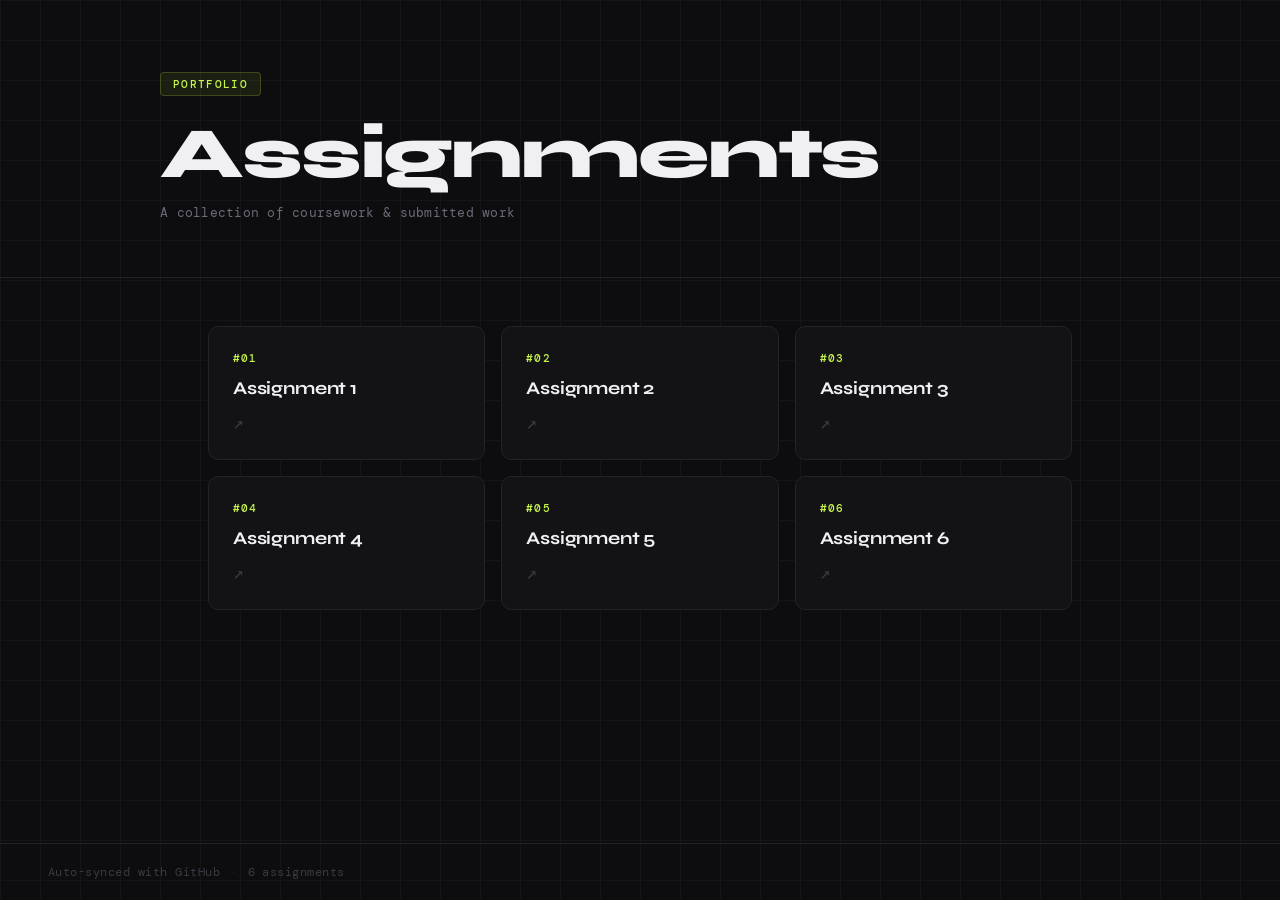
<file: index.html>
<!-- SYNC-BOT -->
<!DOCTYPE html>
<html lang="en">
<head>
  <meta charset="UTF-8"/>
  <meta name="viewport" content="width=device-width, initial-scale=1.0"/>
  <title>Assignments</title>
  <link rel="stylesheet" href="style.css"/>
  <link href="https://fonts.googleapis.com/css2?family=DM+Mono:wght@400;500&family=Syne:wght@700;800&display=swap" rel="stylesheet"/>
</head>
<body>
  <div class="bg-grid"></div>
  <header>
    <div class="header-inner">
      <div class="badge">Portfolio</div>
      <h1>Assignments</h1>
      <p class="subtitle">A collection of coursework &amp; submitted work</p>
    </div>
  </header>
  <main>
    <div class="grid" id="assignments">
      <a href="./assignment-1/" class="card">
        <span class="num">#01</span>
        <span class="title">Assignment 1</span>
        <span class="arrow">&#8599;</span>
      </a>
      <a href="./assignment-2/" class="card">
        <span class="num">#02</span>
        <span class="title">Assignment 2</span>
        <span class="arrow">&#8599;</span>
      </a>
      <a href="./assignment-3/" class="card">
        <span class="num">#03</span>
        <span class="title">Assignment 3</span>
        <span class="arrow">&#8599;</span>
      </a>
      <a href="./assignment-4/" class="card">
        <span class="num">#04</span>
        <span class="title">Assignment 4</span>
        <span class="arrow">&#8599;</span>
      </a>
      <a href="./assignment-5/" class="card">
        <span class="num">#05</span>
        <span class="title">Assignment 5</span>
        <span class="arrow">&#8599;</span>
      </a>
      <a href="./assignment-6/" class="card">
        <span class="num">#06</span>
        <span class="title">Assignment 6</span>
        <span class="arrow">&#8599;</span>
      </a>
    </div>
    <div class="empty-state" id="empty-state">
      <span class="empty-icon">&#128193;</span>
      <p>No assignments yet. Add a folder like <code>assignment-1/</code> and push.</p>
    </div>
  </main>
  <footer>
    <span>Auto-synced with GitHub</span>
    <span class="dot">&middot;</span>
    <span id="count">0 assignments</span>
  </footer>
  <script>
    var cards = document.querySelectorAll('.card');
    document.getElementById('count').textContent = cards.length + ' assignment' + (cards.length !== 1 ? 's' : '');
    if (cards.length === 0) {
      document.getElementById('assignments').style.display = 'none';
      document.getElementById('empty-state').style.display = 'flex';
    } else {
      document.getElementById('empty-state').style.display = 'none';
    }
    cards.forEach(function(c, i) { c.style.animationDelay = (i * 80) + 'ms'; });
  </script>
</body>
</html>
</file>
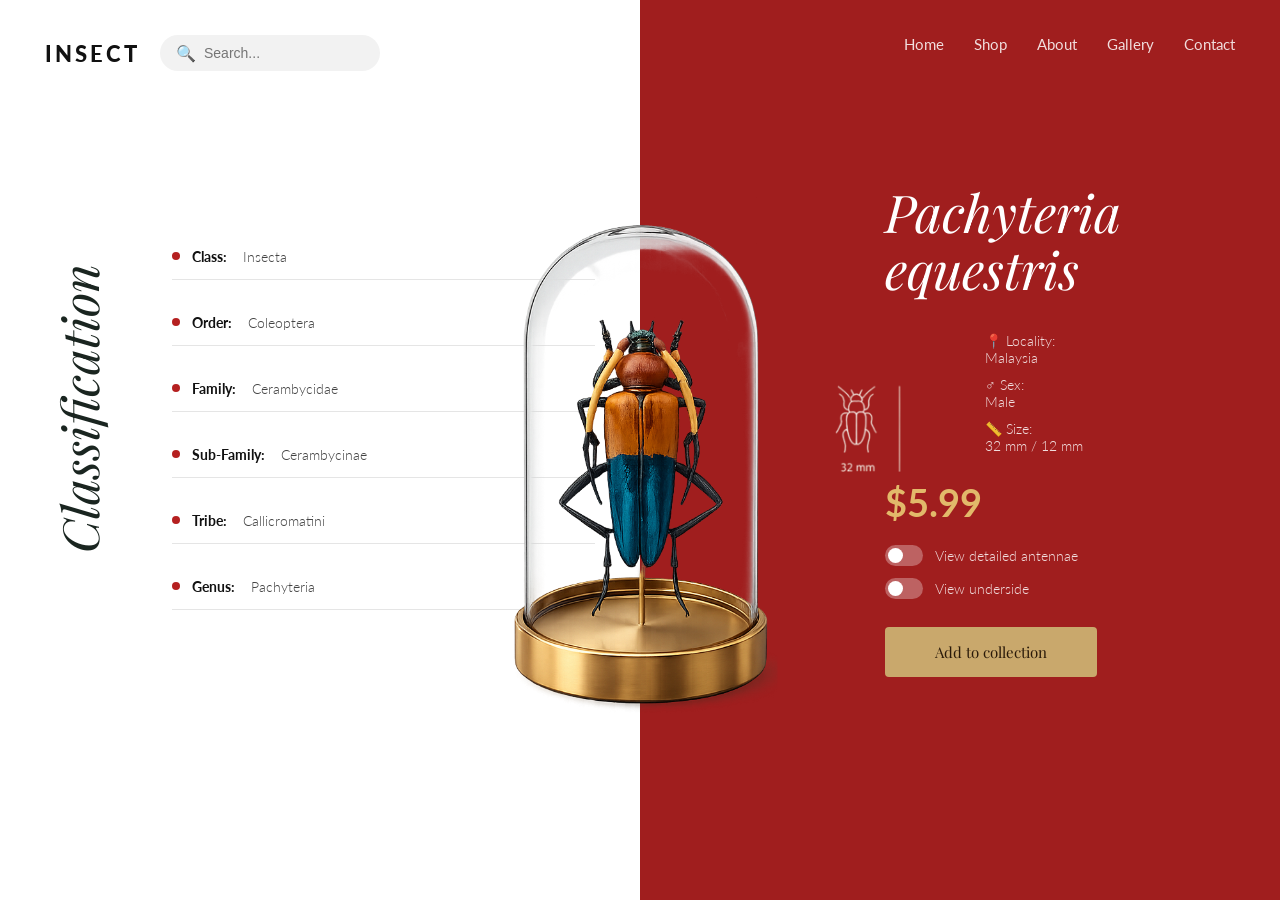
<file: assignment-2/index.html>
<!DOCTYPE html>
<html lang="en">
<head>
    <meta charset="UTF-8">
    <meta name="viewport" content="width=device-width, initial-scale=1.0">
    <title>Insect</title>
    <link rel="stylesheet" href="style.css">
    <link href="https://fonts.googleapis.com/css2?family=Playfair+Display:ital,wght@0,700;1,400&family=Lato:wght@300;400;700;900&display=swap" rel="stylesheet">
</head>
<body>

    <div class="page">

        <div class="left">
            <div class="top-left">
                <h2 class="logo">INSECT</h2>
                <div class="search">
                    <span>&#128269;</span>
                    <input type="text" placeholder="Search...">
                </div>
            </div>

            <div class="info">
                <p class="side-text">Classification</p>
                <ul>
                    <li><strong>Class:</strong> Insecta</li>
                    <li><strong>Order:</strong> Coleoptera</li>
                    <li><strong>Family:</strong> Cerambycidae</li>
                    <li><strong>Sub-Family:</strong> Cerambycinae</li>
                    <li><strong>Tribe:</strong> Callicromatini</li>
                    <li><strong>Genus:</strong> Pachyteria</li>
                </ul>
            </div>
        </div>

        <div class="right">
            <nav>
                <a href="#">Home</a>
                <a href="#">Shop</a>
                <a href="#">About</a>
                <a href="#">Gallery</a>
                <a href="#">Contact</a>
            </nav>

            <div class="details">
                <h1>Pachyteria<br>equestris</h1>

                <div class="meta">
                    <p>&#128205; Locality: <br> Malaysia</p>
                    <p>&#9794; Sex: <br> Male</p>
                    <p>&#128207; Size: <br> 32 mm / 12 mm</p>
                </div>

                <p class="price">$5.99</p>

                <div class="toggles">
                    <div class="toggle-row">
                        <div class="toggle"></div>
                        <span>View detailed antennae</span>
                    </div>
                    <div class="toggle-row">
                        <div class="toggle"></div>
                        <span>View underside</span>
                    </div>
                </div>

                <button>Add to collection</button>
            </div>
        </div>

        <div class="beetle">
            <img src="beetle.png" alt="beetle">
        </div>

        <div id="poka">
            <img src="poka.png" alt="poka">
        </div>


    </div>

</body>
</html>
</file>
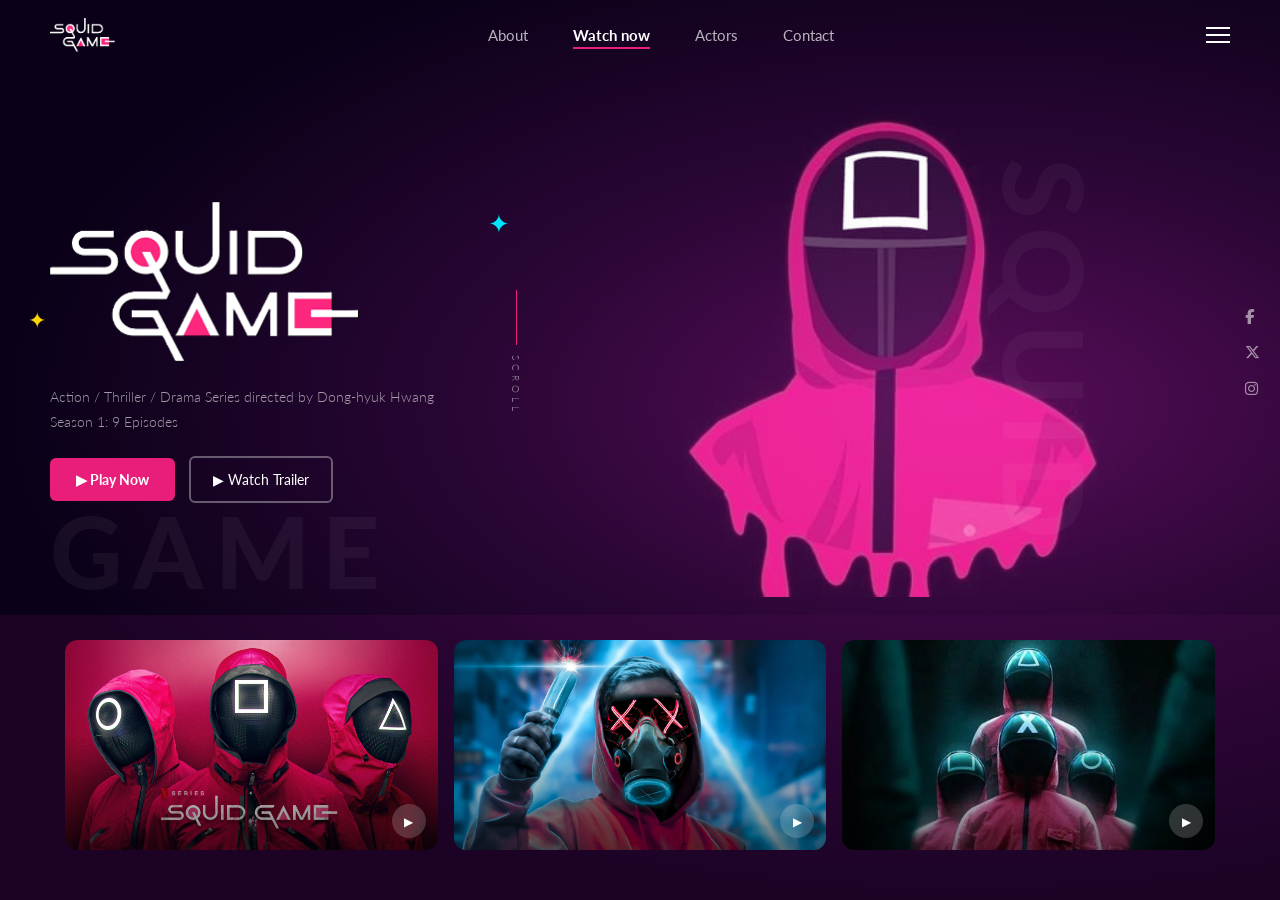
<file: assignment-3/index.html>
<!DOCTYPE html>
<html lang="en">
<head>
    <meta charset="UTF-8">
    <meta name="viewport" content="width=device-width, initial-scale=1.0">
    <title>Squid Game</title>
    <link rel="stylesheet" href="style.css">
    <link href="https://fonts.googleapis.com/css2?family=Lato:wght@300;400;700;900&display=swap" rel="stylesheet">
    <link rel="stylesheet" href="https://cdnjs.cloudflare.com/ajax/libs/font-awesome/6.7.2/css/all.min.css">

</head>
<body>

    <div class="page">

        <nav>
            <img src="logosq.png" alt="logo" class="nav-logo">
            <ul>
                <li><a href="#">About</a></li>
                <li><a href="#" class="active">Watch now</a></li>
                <li><a href="#">Actors</a></li>
                <li><a href="#">Contact</a></li>
            </ul>
            <div class="menu-icon">
                <span></span>
                <span></span>
                <span></span>
            </div>
        </nav>

        <div class="hero">

            <div class="hero-left">
                <div class="logo-box">
                    <img src="logosq.png" alt="Squid Game" class="big-logo">
                    <span class="star-cyan">&#10022;</span>
                    <span class="star-yellow">&#10022;</span>
                </div>
                <p class="desc">
                    Action / Thriller / Drama Series directed by Dong-hyuk Hwang<br>
                    Season 1: 9 Episodes
                </p>
                <div class="btns">
                    <button class="btn-play">&#9654; Play Now</button>
                    <button class="btn-watch">&#9654; Watch Trailer</button>
                </div>
            </div>

            <div class="scroll-mid">
                <div class="vline"></div>
                <p class="scroll-label">SCROLL</p>
            </div>

            <div class="hero-right">
                <img src="img4.jpg" alt="character" class="char">
                <p class="squid-bg">SQUID</p>
                <!-- Social Icons Container -->
                <div class="social">
                 <a href="#" class="facebook" aria-label="Facebook">
                  <i class="fa-brands fa-facebook-f"></i>
                 </a>
                 <a href="#" class="twitter" aria-label="X (Twitter)">
                   <i class="fa-brands fa-x-twitter"></i>
                 </a>
                 <a href="#" class="instagram" aria-label="Instagram">
                    <i class="fa-brands fa-instagram"></i>
               </a>
            </div>

            </div>

            <p class="game-bg">GAME</p>

        </div>

        <div class="cards">
            <div class="card">
                <img src="img1.jpg" alt="ep1">
                <div class="play-btn">&#9654;</div>
            </div>
            <div class="card">
                <img src="img2.jpg" alt="ep2">
                <div class="play-btn">&#9654;</div>
            </div>
            <div class="card">
                <img src="img3.jpg" alt="ep3">
                <div class="play-btn">&#9654;</div>
            </div>
        </div>

    </div>

</body>
</html>
</file>
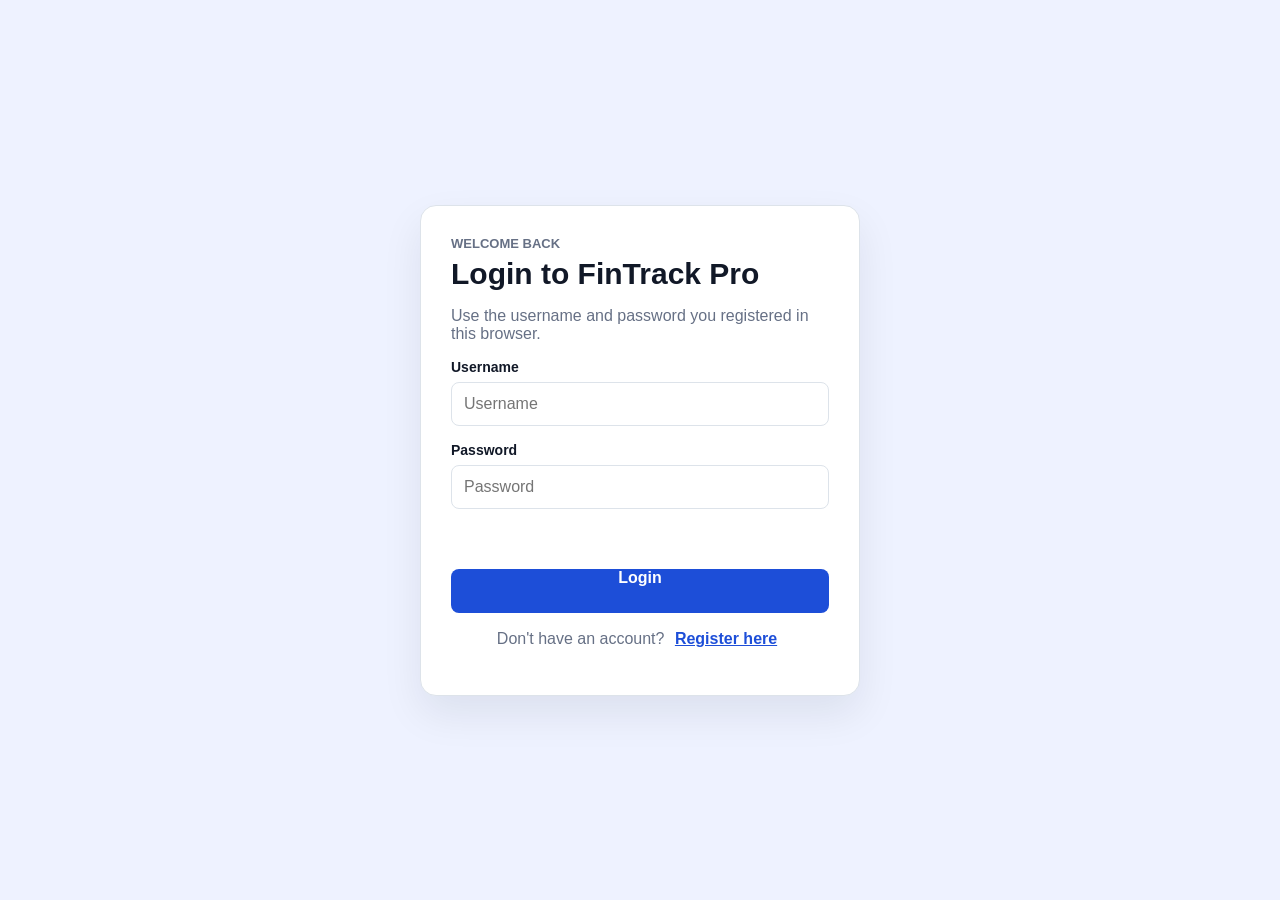
<file: FinTrack Pro/index.html>
<!DOCTYPE html>
<html lang="en">
<head>
  <meta charset="UTF-8">
  <meta name="viewport" content="width=device-width, initial-scale=1.0">
  <title>FinTrack Pro | Personal Finance Tracker</title>
  <link rel="stylesheet" href="style.css">
</head>
<body>
  <div id="auth-section" class="auth-shell">
    <section id="login-card" class="auth-card" aria-labelledby="login-title">
      <p class="eyebrow">Welcome Back</p>
      <h1 id="login-title">Login to FinTrack Pro</h1>
      <p>Use the username and password you registered in this browser.</p>
      <form id="login-form" class="form-grid" novalidate>
        <div class="field full">
          <label for="login-username">Username</label>
          <input id="login-username" type="text" autocomplete="username" placeholder="Username">
        </div>
        <div class="field full">
          <label for="login-password">Password</label>
          <input id="login-password" type="password" autocomplete="current-password" placeholder="Password">
        </div>
        <p id="login-message" class="message error field full" role="alert"></p>
        <button class="primary-button field full" type="submit">Login</button>
      </form>
      <p class="auth-switch">Don't have an account? <button id="show-register-button" class="link-button" type="button">Register here</button></p>
    </section>

    <section id="register-card" class="auth-card" aria-labelledby="register-title" hidden>
      <p class="eyebrow">Create Account</p>
      <h1 id="register-title">Join FinTrack Pro</h1>
      <p>Register once and your user will be remembered in localStorage.</p>
      <form id="register-form" class="form-grid" novalidate>
        <div class="field full">
          <label for="register-username">Choose a Username</label>
          <input id="register-username" type="text" autocomplete="username" placeholder="Username">
        </div>
        <div class="field full">
          <label for="register-password">Password</label>
          <input id="register-password" type="password" autocomplete="new-password" placeholder="Password">
        </div>
        <p id="register-message" class="message error field full" role="alert"></p>
        <button class="primary-button field full" type="submit">Register</button>
      </form>
      <p class="auth-switch">Already have an account? <button id="show-login-button" class="link-button" type="button">Login here</button></p>
    </section>
  </div>

  <div id="app-section" hidden>
    <aside class="sidebar">
      <div class="brand" aria-label="FinTrack Pro">
        <span class="brand-mark" aria-hidden="true">FP</span>
        <span>
          <strong>FinTrack Pro</strong>
          <small>Enterprise Finance</small>
        </span>
      </div>

      <nav class="side-nav" aria-label="Primary navigation">
        <button id="dashboard-button" class="nav-link active" type="button">
          <span class="nav-icon" aria-hidden="true">D</span>
          Dashboard
        </button>
        <button id="settings-button" class="nav-link" type="button">
          <span class="nav-icon" aria-hidden="true">S</span>
          Settings
        </button>
      </nav>

      <button id="add-transaction-button" class="sidebar-add-button" type="button">
        <span aria-hidden="true">+</span>
        Add Transaction
      </button>
    </aside>

    <div class="workspace">
      <header class="topbar">
        <div></div>
        <div class="topbar-actions">
          <span id="active-username" class="active-user">Guest</span>
          <button id="logout-button" class="logout-button" type="button">
            <span aria-hidden="true">-></span>
            Logout
          </button>
        </div>
      </header>

      <main class="main-shell">
        <section id="dashboard-page" class="page" aria-labelledby="dashboard-title">
          <div class="section-header">
            <div>
              <h1 id="dashboard-title">Financial Overview</h1>
              <p id="welcome-text">Real-time tracking application</p>
            </div>
          </div>

          <div class="stats-grid" aria-label="Finance summary">
            <article class="stat-card">
              <span class="stat-icon balance-icon" aria-hidden="true">$</span>
              <p class="stat-label">Current Balance</p>
              <p id="balance-amount" class="stat-value balance-text">$0.00</p>
            </article>
            <article class="stat-card">
              <span class="stat-icon income-icon" aria-hidden="true">+</span>
              <p class="stat-label">Total Income</p>
              <p id="income-amount" class="stat-value income-text">$0.00</p>
            </article>
            <article class="stat-card">
              <span class="stat-icon expense-icon" aria-hidden="true">-</span>
              <p class="stat-label">Total Expense</p>
              <p id="expense-amount" class="stat-value expense-text">$0.00</p>
            </article>
            <article class="stat-card">
              <span class="stat-icon count-icon" aria-hidden="true">#</span>
              <p class="stat-label">Total Transactions</p>
              <p id="transaction-count" class="stat-value">0</p>
            </article>
          </div>

          <div class="dashboard-grid">
            <section class="panel chart-panel" aria-labelledby="chart-title">
              <div class="panel-header">
                <div>
                  <h2 id="chart-title">Cash Flow Analysis</h2>
                </div>
              </div>
              <div class="chart-wrap">
                <canvas id="cash-flow-chart" aria-label="Cash flow bar chart" role="img"></canvas>
                <div id="chart-message" class="chart-status" hidden>Chart could not load.</div>
              </div>
            </section>

            <aside class="panel preferences-panel" aria-labelledby="preferences-title">
              <div class="panel-header">
                <div>
                  <h2 id="preferences-title">Preferences</h2>
                </div>
              </div>

              <div class="preference-row">
                <strong>Dark Mode</strong>
                <label class="switch" aria-label="Toggle dark mode">
                  <input id="dark-mode-toggle" type="checkbox">
                  <span class="slider"></span>
                </label>
              </div>

              <button id="reset-button" class="reset-button" type="button">Reset All Data</button>
            </aside>
          </div>

          <section class="panel transactions-panel" aria-labelledby="table-title">
            <div class="panel-header">
              <div>
                <h2 id="table-title">All Transactions</h2>
                <p id="table-summary">Showing all transactions.</p>
              </div>
            </div>

            <div class="transaction-tools">
              <label class="search-field" for="transaction-search">
                <span aria-hidden="true">Search</span>
                <input id="transaction-search" type="search" placeholder="Search transactions...">
              </label>

              <select id="transaction-filter" aria-label="Filter transactions">
                <option value="all">All Types</option>
                <option value="income">Income Only</option>
                <option value="expense">Expense Only</option>
              </select>
            </div>

            <div class="table-wrap">
              <table>
                <thead>
                  <tr>
                    <th scope="col">Date</th>
                    <th scope="col">Description</th>
                    <th scope="col">Category</th>
                    <th scope="col">Amount</th>
                    <th scope="col">Actions</th>
                  </tr>
                </thead>
                <tbody id="transaction-table-body"></tbody>
              </table>
            </div>
            <div id="empty-message" class="empty-state" hidden>No transactions match this view.</div>
          </section>
        </section>

        <section id="settings-page" class="page" aria-labelledby="settings-title" hidden>
          <div class="section-header">
            <div>
              <h1 id="settings-title">Settings</h1>
              <p>Update your profile name and currency preference.</p>
            </div>
          </div>

          <section class="panel profile-panel" aria-labelledby="profile-title">
            <div class="panel-header">
              <div>
                <h2 id="profile-title">Profile Settings</h2>
                <p>Currency changes update every amount immediately.</p>
              </div>
            </div>
            <form id="profile-form" class="form-grid">
              <div class="field">
                <label for="display-name">Display name</label>
                <input id="display-name" type="text" autocomplete="name" placeholder="Guest">
              </div>
              <div class="field">
                <label for="currency-select">Currency</label>
                <select id="currency-select">
                  <option value="USD">USD - Dollar</option>
                  <option value="EUR">EUR - Euro</option>
                  <option value="GBP">GBP - Pound</option>
                  <option value="INR">INR - Rupee</option>
                  <option value="JPY">JPY - Yen</option>
                </select>
              </div>
              <div class="settings-actions field full">
                <button class="primary-button" type="submit">Save Profile</button>
                <p id="profile-message" class="message" role="status"></p>
              </div>
            </form>
          </section>
        </section>
      </main>
    </div>
  </div>

  <div id="transaction-modal" class="modal-overlay" hidden>
    <section class="modal" role="dialog" aria-modal="true" aria-labelledby="modal-title">
      <div class="modal-header">
        <h2 id="modal-title">Add Transaction</h2>
        <button id="close-modal-button" class="close-button" type="button" aria-label="Close modal">&times;</button>
      </div>
      <div class="modal-body">
        <form id="transaction-form" class="form-grid" novalidate>
          <div class="field">
            <label for="transaction-type">Type</label>
            <select id="transaction-type" required>
              <option value="">Choose type</option>
              <option value="income">Income</option>
              <option value="expense">Expense</option>
            </select>
          </div>
          <div class="field">
            <label for="transaction-amount">Amount</label>
            <input id="transaction-amount" type="number" min="0.01" step="0.01" placeholder="0.00" required>
          </div>
          <div class="field full">
            <label for="transaction-description">Description</label>
            <input id="transaction-description" type="text" maxlength="80" placeholder="Salary, groceries, transport" required>
          </div>
          <div class="field">
            <label for="transaction-date">Date</label>
            <input id="transaction-date" type="date" required>
          </div>
          <div class="field">
            <label for="transaction-category">Category</label>
            <select id="transaction-category" required>
              <option value="">Choose category</option>
              <option>Food &amp; Dining</option>
              <option>Shopping</option>
              <option>Recharge &amp; Bills</option>
              <option>Petrol &amp; Auto</option>
              <option>Utilities</option>
              <option>Salary</option>
              <option>Entertainment</option>
              <option>Other</option>
            </select>
          </div>
          <div class="field full">
            <p id="form-message" class="message error" role="alert"></p>
          </div>
          <div class="modal-actions field full">
            <button class="primary-button" type="submit">Save Transaction</button>
            <button id="cancel-modal-button" class="ghost-button" type="button">Cancel</button>
          </div>
        </form>
      </div>
    </section>
  </div>

  <script src="script.js"></script>
</body>
</html>
</file>
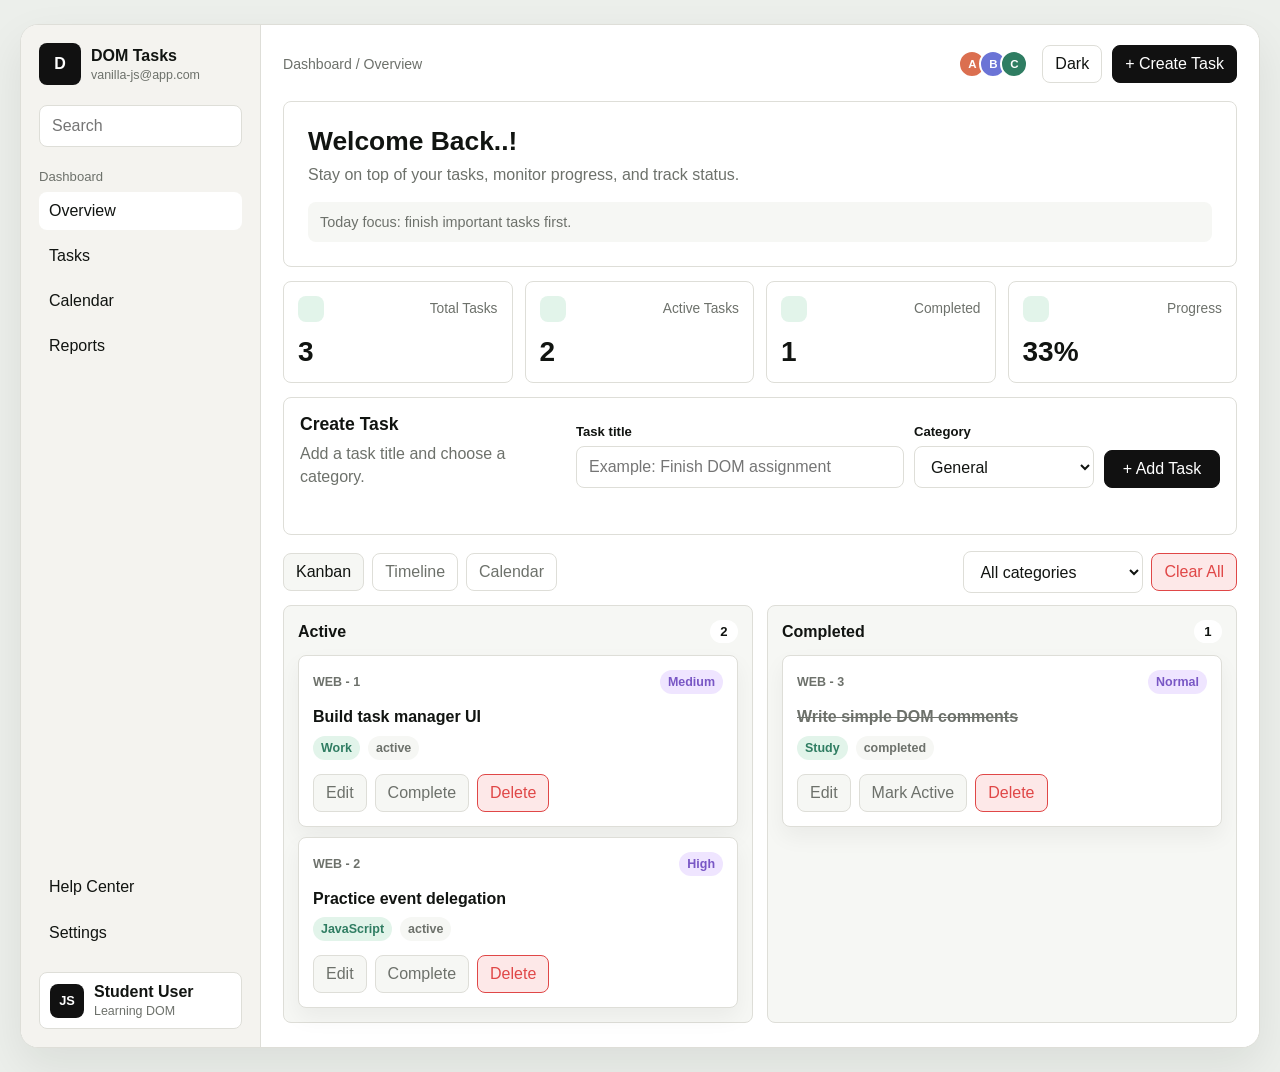
<file: task-manager/index.html>
<!DOCTYPE html>
<html lang="en">
<head>
  <meta charset="UTF-8">
  <meta name="viewport" content="width=device-width, initial-scale=1.0">
  <title>DOM Tasks - Interactive Task Manager</title>
  <link rel="stylesheet" href="css/style.css">
  <script src="js/app.js" defer></script>
</head>
<body data-theme="light">
  <!--
    This HTML file is only the starting shell.
    The real interface is created in js/app.js with DOM methods.
  -->
  <main id="app"></main>

  <noscript>
    This project needs JavaScript enabled because the interface is built with DOM APIs.
  </noscript>
</body>
</html>
</file>
<file: style.css>
*, *::before, *::after {
  box-sizing: border-box;
  margin: 0;
  padding: 0;
}

:root {
  --bg: #0d0d0f;
  --surface: #131316;
  --border: #222228;
  --border-hover: #3a3a44;
  --text-primary: #f0f0f2;
  --text-secondary: #6b6b78;
  --text-muted: #3a3a44;
  --accent: #c8f549;
  --accent-dim: rgba(200, 245, 73, 0.08);
  --font-display: 'Syne', sans-serif;
  --font-mono: 'DM Mono', monospace;
}

html {
  background: var(--bg);
  color: var(--text-primary);
  font-family: var(--font-mono);
  min-height: 100vh;
}

body {
  min-height: 100vh;
  display: flex;
  flex-direction: column;
  position: relative;
  overflow-x: hidden;
}

/* Background grid */
.bg-grid {
  position: fixed;
  inset: 0;
  background-image:
    linear-gradient(var(--border) 1px, transparent 1px),
    linear-gradient(90deg, var(--border) 1px, transparent 1px);
  background-size: 40px 40px;
  opacity: 0.4;
  z-index: 0;
  pointer-events: none;
}

/* Header */
header {
  position: relative;
  z-index: 1;
  padding: 72px 48px 56px;
  border-bottom: 1px solid var(--border);
}

.header-inner {
  max-width: 960px;
  margin: 0 auto;
}

.badge {
  display: inline-block;
  font-family: var(--font-mono);
  font-size: 11px;
  font-weight: 500;
  letter-spacing: 0.12em;
  text-transform: uppercase;
  color: var(--accent);
  background: var(--accent-dim);
  border: 1px solid rgba(200, 245, 73, 0.2);
  padding: 4px 12px;
  border-radius: 4px;
  margin-bottom: 24px;
}

h1 {
  font-family: var(--font-display);
  font-size: clamp(40px, 7vw, 72px);
  font-weight: 800;
  line-height: 0.95;
  letter-spacing: -0.03em;
  color: var(--text-primary);
  margin-bottom: 16px;
}

.subtitle {
  font-family: var(--font-mono);
  font-size: 13px;
  color: var(--text-secondary);
  letter-spacing: 0.02em;
}

/* Main content */
main {
  position: relative;
  z-index: 1;
  flex: 1;
  padding: 48px;
  max-width: 960px;
  margin: 0 auto;
  width: 100%;
}

/* Assignment grid */
.grid {
  display: grid;
  grid-template-columns: repeat(auto-fill, minmax(240px, 1fr));
  gap: 16px;
}

/* Card */
.card {
  display: flex;
  flex-direction: column;
  gap: 12px;
  padding: 24px;
  background: var(--surface);
  border: 1px solid var(--border);
  border-radius: 10px;
  text-decoration: none;
  color: inherit;
  transition: border-color 0.2s, background 0.2s, transform 0.2s;
  animation: fadeUp 0.4s both ease-out;
  position: relative;
  overflow: hidden;
}

.card::after {
  content: '';
  position: absolute;
  bottom: 0; left: 0; right: 0;
  height: 2px;
  background: var(--accent);
  transform: scaleX(0);
  transform-origin: left;
  transition: transform 0.25s ease;
}

.card:hover {
  border-color: var(--border-hover);
  background: #18181c;
  transform: translateY(-3px);
}

.card:hover::after {
  transform: scaleX(1);
}

.card .num {
  font-family: var(--font-mono);
  font-size: 11px;
  font-weight: 500;
  color: var(--accent);
  letter-spacing: 0.1em;
}

.card .title {
  font-family: var(--font-display);
  font-size: 18px;
  font-weight: 700;
  color: var(--text-primary);
  letter-spacing: -0.01em;
}

.card .arrow {
  font-size: 18px;
  color: var(--text-muted);
  margin-top: auto;
  transition: color 0.2s, transform 0.2s;
}

.card:hover .arrow {
  color: var(--accent);
  transform: translate(3px, -3px);
}

/* Empty state */
.empty-state {
  flex-direction: column;
  align-items: center;
  gap: 16px;
  padding: 80px 24px;
  text-align: center;
  color: var(--text-secondary);
}

.empty-icon {
  font-size: 40px;
}

.empty-state p {
  font-size: 13px;
  max-width: 320px;
  line-height: 1.7;
}

.empty-state code {
  color: var(--accent);
  background: var(--accent-dim);
  padding: 2px 6px;
  border-radius: 4px;
  font-family: var(--font-mono);
}

/* Footer */
footer {
  position: relative;
  z-index: 1;
  display: flex;
  align-items: center;
  gap: 10px;
  padding: 20px 48px;
  border-top: 1px solid var(--border);
  font-size: 12px;
  color: var(--text-muted);
  letter-spacing: 0.04em;
}

.dot {
  opacity: 0.4;
}

/* Animations */
@keyframes fadeUp {
  from {
    opacity: 0;
    transform: translateY(16px);
  }
  to {
    opacity: 1;
    transform: translateY(0);
  }
}

/* Responsive */
@media (max-width: 600px) {
  header { padding: 48px 24px 40px; }
  main { padding: 32px 24px; }
  footer { padding: 16px 24px; }
  .grid { grid-template-columns: 1fr; }
}

/* Back link (sub-assignment pages) */
.back-link {
  display: inline-flex;
  align-items: center;
  gap: 6px;
  font-family: var(--font-mono);
  font-size: 12px;
  color: var(--text-secondary);
  text-decoration: none;
  margin-bottom: 20px;
  letter-spacing: 0.04em;
  transition: color 0.2s;
}

.back-link:hover {
  color: var(--accent);
}

/* Parts badge on home cards */
.card .badge {
  font-family: var(--font-mono);
  font-size: 10px;
  font-weight: 500;
  letter-spacing: 0.08em;
  color: var(--accent);
  background: var(--accent-dim);
  border: 1px solid rgba(200, 245, 73, 0.2);
  padding: 2px 8px;
  border-radius: 4px;
  width: fit-content;
}

/* ── Sub-assignment additions ── */

/* "↓ 3 parts" badge on home cards */
.parts-badge {
  font-family: var(--font-mono);
  font-size: 10px;
  font-weight: 500;
  letter-spacing: 0.08em;
  color: var(--accent);
  background: var(--accent-dim);
  border: 1px solid rgba(200, 245, 73, 0.2);
  padding: 2px 8px;
  border-radius: 4px;
  width: fit-content;
}

/* Back link on sub-assignment pages */
.back-link {
  display: inline-flex;
  align-items: center;
  gap: 6px;
  font-family: var(--font-mono);
  font-size: 12px;
  color: var(--text-secondary);
  text-decoration: none;
  margin-bottom: 20px;
  letter-spacing: 0.04em;
  transition: color 0.2s;
}

.back-link:hover {
  color: var(--accent);
}
</file>
<file: assignment-2/style.css>
* {
    margin: 0;
    padding: 0;
    box-sizing: border-box;
}

body {
    font-family: 'Lato', sans-serif;
    height: 100vh;
    overflow: hidden;
}

.page {
    display: flex;
    height: 100vh;
    position: relative;
}

.left {
    width: 50%;
    background-color: #ffffff;
    padding: 35px 45px;
    display: flex;
    flex-direction: column;
}

.top-left {
    display: flex;
    align-items: center;
    gap: 20px;
}

.logo {
    font-family: 'Lato', sans-serif;
    font-weight: 900;
    font-size: 22px;
    letter-spacing: 3px;
    color: #111;
}

.search {
    display: flex;
    align-items: center;
    gap: 8px;
    background-color: #f2f2f2;
    border-radius: 30px;
    padding: 8px 16px;
    width: 220px;
}

.search input {
    border: none;
    background: transparent;
    outline: none;
    font-size: 14px;
    color: #888;
    width: 100%;
}

.info {
    display: flex;
    align-items: flex-start;
    gap: 30px;
    margin-top: 35%;
}

.side-text {
    writing-mode: vertical-rl;
    transform: rotate(180deg);
    font-family: 'Playfair Display', serif;
    font-style: italic;
    font-size: 50px;
    color: #1a2520;
    white-space: nowrap;
}

ul {
    list-style: none;
    display: flex;
    flex-direction: column;
    width: 100%;
    margin-top: -30px;
    margin-left: 30px;
    gap: 20px;
}

ul li {
    display: flex;
    align-items: center;
    gap: 12px;
    padding: 14px 0;
    border-bottom: 1px solid #e5e5e5;
    font-size: 14px;
    color: #444;
    font-weight: 300;
}

ul li::before {
    content: '';
    width: 8px;
    height: 8px;
    background-color: #b52020;
    border-radius: 50%;
    flex-shrink: 0;
}

ul li strong {
    color: #111;
    font-weight: 700;
    margin-right: 4px;
}

.right {
    width: 50%;
    background-color: #a01e1e;
    padding: 35px 45px;
    display: flex;
    flex-direction: column;
    color: white;
}

nav {
    display: flex;
    justify-content: flex-end;
    align-items: center;
    gap: 30px;
}

nav a {
    color: rgba(255, 255, 255, 0.85);
    text-decoration: none;
    font-size: 15px;
}

nav a:hover {
    color: #fff;
}

.details {
    margin-top: 130px;
    padding-left: 200px;
}

.details h1 {
    font-family: 'Playfair Display', serif;
    font-style: italic;
    font-weight: 400;
    font-size: 52px;
    line-height: 1.1;
    margin-bottom: 35px;
}

.meta {
    display: flex;
    flex-direction: column;
    gap: 10px;
    margin-bottom: 25px;
    margin-left: 100px;
}

.meta p {
    font-size: 14px;
    color: rgba(255, 255, 255, 0.85);
    font-weight: 300;
}

.price {
    font-size: 38px;
    font-weight: 700;
    color: #e2b96a;
    margin-bottom: 20px;
}

.toggles {
    display: flex;
    flex-direction: column;
    gap: 12px;
    margin-bottom: 28px;
}

.toggle-row {
    display: flex;
    align-items: center;
    gap: 12px;
    font-size: 14px;
    color: rgba(255, 255, 255, 0.85);
    font-weight: 300;
}

.toggle {
    width: 38px;
    height: 21px;
    background-color: rgba(255, 255, 255, 0.3);
    border-radius: 20px;
    position: relative;
    flex-shrink: 0;
}

.toggle::after {
    content: '';
    position: absolute;
    top: 3px;
    left: 3px;
    width: 15px;
    height: 15px;
    background-color: #ffffff;
    border-radius: 50%;
}

button {
    background-color: #c9a86c;
    border: none;
    padding: 15px 50px;
    font-size: 15px;
    font-family: 'Playfair Display', serif;
    color: #2a1a0a;
    cursor: pointer;
    border-radius: 4px;
}

button:hover {
    background-color: #b8975c;
}

.beetle {
    position: absolute;
    top: 50%;
    left: 50%;
    transform: translate(-50%, -48%);
    z-index: 10;
    width: 275px;
}

.beetle img {
    width: 100%;
    height: auto;
    display: block;
}

#poka {
    position: absolute;
    top: 47%;
    left: 73%;
    transform: translate(-50%, -48%);
    z-index: 10;
    width: 275px;
}

#poka img {
    width: 45%;
    height: auto;
    display: block;
}
</file>
<file: assignment-3/style.css>
* {
    margin: 0;
    padding: 0;
    box-sizing: border-box;
}

body {
    font-family: 'Lato', sans-serif;
    background-color: #0a0118;
    color: white;
    overflow-x: hidden;
}

.page {
    min-height: 100vh;
    background: radial-gradient(ellipse at 75% 45%, #5a0d5a 0%, #2a0635 35%, #0a0118 70%);
    display: flex;
    flex-direction: column;
}

/* ===== NAV ===== */

nav {
    display: flex;
    align-items: center;
    justify-content: space-between;
    padding: 18px 50px;
    position: relative;
    z-index: 20;
}

.nav-logo {
    width: 65px;
    object-fit: contain;
}

nav ul {
    display: flex;
    list-style: none;
    gap: 45px;
}

nav ul li a {
    color: rgba(255, 255, 255, 0.7);
    text-decoration: none;
    font-size: 15px;
    font-weight: 400;
}

nav ul li a.active {
    color: #ffffff;
    font-weight: 700;
    border-bottom: 2px solid #e91e7a;
    padding-bottom: 3px;
}

.menu-icon {
    display: flex;
    flex-direction: column;
    gap: 5px;
    cursor: pointer;
}

.menu-icon span {
    display: block;
    width: 24px;
    height: 2px;
    background: white;
}

/* ===== HERO ===== */

.hero {
    display: flex;
    align-items: center;
    padding: 20px 50px 0 50px;
    flex: 1;
    position: relative;
    min-height: 480px;
}

.hero-left {
    display: flex;
    flex-direction: column;
    gap: 22px;
    z-index: 10;
    width: 430px;
    flex-shrink: 0;
}

.logo-box {
    position: relative;
    display: inline-block;
}

.big-logo {
    width: 310px;
    object-fit: contain;
    display: block;
}

.star-cyan {
    position: absolute;
    top: 5px;
    right: -30px;
    font-size: 26px;
    color: #00e5ff;
}

.star-yellow {
    position: absolute;
    bottom: 30px;
    left: -22px;
    font-size: 22px;
    color: #ffd600;
}

.desc {
    font-size: 14px;
    color: rgba(255, 255, 255, 0.6);
    line-height: 1.75;
    font-weight: 300;
}

.btns {
    display: flex;
    align-items: center;
    gap: 14px;
}

.btn-play {
    background-color: #e91e7a;
    color: white;
    border: none;
    padding: 13px 26px;
    font-size: 14px;
    font-weight: 700;
    font-family: 'Lato', sans-serif;
    border-radius: 6px;
    cursor: pointer;
    display: flex;
    align-items: center;
    gap: 8px;
}

.btn-watch {
    background: transparent;
    color: white;
    border: 2px solid rgba(255, 255, 255, 0.35);
    padding: 13px 22px;
    font-size: 14px;
    font-family: 'Lato', sans-serif;
    border-radius: 6px;
    cursor: pointer;
    display: flex;
    align-items: center;
    gap: 8px;
}

/* ===== SCROLL INDICATOR ===== */

.scroll-mid {
    display: flex;
    flex-direction: column;
    align-items: center;
    gap: 10px;
    padding: 0 30px;
    z-index: 10;
    flex-shrink: 0;
}

.vline {
    width: 1px;
    height: 55px;
    background-color: #e91e7a;
}

.scroll-label {
    writing-mode: vertical-rl;
    font-size: 10px;
    letter-spacing: 4px;
    color: rgba(255, 255, 255, 0.45);
    font-weight: 300;
    text-transform: uppercase;
}

/* ===== HERO RIGHT ===== */

.hero-right {
    display: flex;
    align-items: flex-end;
    justify-content: center;
    flex: 1;
    position: relative;
}

.char {
    height: 490px;
    object-fit: contain;
    position: relative;
    z-index: 5;
    mix-blend-mode: screen;
}

.squid-bg {
    position: absolute;
    right: -10px;
    top: 50%;
    transform: translateY(-50%) rotate(90deg);
    font-size: 110px;
    font-weight: 900;
    color: rgba(255, 255, 255, 0.04);
    letter-spacing: 8px;
    pointer-events: none;
    z-index: 1;
    white-space: nowrap;
    user-select: none;
}

.social {
    position: absolute;
    right: -30px;
    top: 50%;
    transform: translateY(-50%);
    display: flex;
    flex-direction: column;
    gap: 18px;
    z-index: 10;
}

.social a {
    color: rgba(255, 255, 255, 0.55);
    text-decoration: none;
    font-size: 15px;
    font-weight: 700;
    border-radius: 50%;
}


.social a:hover {
    color: #e91e7a;
}

/* ===== GAME BG TEXT ===== */

.game-bg {
    position: absolute;
    bottom: 5px;
    left: 50px;
    font-size: 100px;
    font-weight: 900;
    color: rgba(255, 255, 255, 0.05);
    letter-spacing: 12px;
    pointer-events: none;
    z-index: 1;
    user-select: none;
}

/* ===== CARDS ===== */

.cards {
    display: flex;
    gap: 16px;
    padding: 25px 65px 50px 65px;
    background: rgba(80, 10, 80, 0.25);
    position: relative;
    z-index: 10;
}

.card {
    flex: 1;
    position: relative;
    border-radius: 12px;
    overflow: hidden;
    cursor: pointer;
}

.card img {
    width: 100%;
    height: 210px;
    object-fit: cover;
    display: block;
    border-radius: 12px;
}

.card::after {
    content: '';
    position: absolute;
    inset: 0;
    background: linear-gradient(to top, rgba(0, 0, 0, 0.55) 0%, transparent 55%);
    border-radius: 12px;
}

.play-btn {
    position: absolute;
    bottom: 12px;
    right: 12px;
    width: 34px;
    height: 34px;
    background: rgba(255, 255, 255, 0.18);
    border-radius: 50%;
    display: flex;
    align-items: center;
    justify-content: center;
    font-size: 12px;
    color: white;
    z-index: 5;
    backdrop-filter: blur(4px);
}
</file>
<file: FinTrack Pro/style.css>
* {
  box-sizing: border-box;
}

body {
  margin: 0;
  background: #f5f6f8;
  color: #111827;
  font-family: Arial, sans-serif;
}

button,
input,
select {
  font: inherit;
}

button {
  cursor: pointer;
}

[hidden] {
  display: none !important;
}

body.modal-open {
  overflow: hidden;
}

/* Login and register pages */
.auth-shell {
  min-height: 100vh;
  display: grid;
  place-items: center;
  padding: 24px;
  background: #eef2ff;
}

.auth-card {
  width: 100%;
  max-width: 440px;
  background: white;
  border: 1px solid #dde3ea;
  border-radius: 16px;
  padding: 30px;
  box-shadow: 0 18px 40px rgba(15, 23, 42, 0.08);
}

.auth-card h1 {
  margin: 0 0 8px;
  font-size: 30px;
}

.auth-card p {
  color: #667085;
}

.eyebrow {
  margin: 0 0 6px;
  color: #1d4ed8;
  font-size: 13px;
  font-weight: 800;
  text-transform: uppercase;
}

.auth-switch {
  text-align: center;
}

.link-button {
  border: 0;
  background: transparent;
  color: #1d4ed8;
  font-weight: 800;
  text-decoration: underline;
}

/* Main app layout */
#app-section {
  min-height: 100vh;
}

.sidebar {
  position: fixed;
  top: 0;
  bottom: 0;
  left: 0;
  width: 292px;
  display: flex;
  flex-direction: column;
  background: white;
  border-right: 1px solid #dde3ea;
  padding: 28px 26px 24px;
}

.brand {
  display: flex;
  align-items: center;
  gap: 12px;
}

.brand-mark {
  display: grid;
  width: 32px;
  height: 32px;
  place-items: center;
  background: #0b1220;
  color: white;
  border-radius: 9px;
  font-size: 12px;
  font-weight: 900;
}

.brand strong,
.brand small {
  display: block;
}

.brand strong {
  font-size: 22px;
}

.brand small {
  color: #667085;
  font-size: 14px;
}

.side-nav {
  display: grid;
  gap: 12px;
  margin-top: 44px;
}

.nav-link {
  display: flex;
  min-height: 48px;
  align-items: center;
  gap: 12px;
  border: 0;
  border-radius: 8px;
  background: transparent;
  color: #667085;
  padding: 0 18px;
  font-size: 20px;
  font-weight: 600;
  text-align: left;
}

.nav-link.active,
.nav-link:hover {
  background: #dbeafe;
  color: #1d4ed8;
}

.nav-icon {
  display: grid;
  width: 22px;
  height: 22px;
  place-items: center;
  border: 2px solid currentColor;
  border-radius: 6px;
  font-size: 11px;
  font-weight: 900;
}

.sidebar-add-button {
  min-height: 50px;
  margin-top: auto;
  border: 0;
  border-radius: 8px;
  background: #050505;
  color: white;
  font-weight: 800;
}

.workspace {
  min-height: 100vh;
  margin-left: 292px;
}

.topbar {
  min-height: 82px;
  display: flex;
  align-items: center;
  justify-content: flex-end;
  gap: 20px;
  background: white;
  border-bottom: 1px solid #dde3ea;
  padding: 0 54px;
}

.topbar-actions {
  display: flex;
  align-items: center;
  gap: 20px;
}

.active-user {
  max-width: 240px;
  overflow: hidden;
  font-weight: 800;
  text-overflow: ellipsis;
  white-space: nowrap;
}

.logout-button {
  min-height: 40px;
  border: 1px solid #cfd6df;
  border-radius: 7px;
  background: white;
  padding: 0 18px;
  font-weight: 700;
}

.main-shell {
  max-width: 1600px;
  margin: 0 auto;
  padding: 36px;
}

.section-header {
  margin-bottom: 26px;
}

.section-header h1 {
  margin: 0;
  font-size: 34px;
}

.section-header p {
  margin: 6px 0 0;
  color: #667085;
  font-size: 17px;
}

/* Cards */
.stats-grid {
  display: grid;
  grid-template-columns: repeat(4, 1fr);
  gap: 22px;
  margin-bottom: 26px;
}

.stat-card,
.panel {
  background: white;
  border: 1px solid #dde3ea;
  border-radius: 12px;
}

.stat-card {
  min-height: 166px;
  padding: 22px 24px;
}

.stat-icon {
  display: grid;
  width: 46px;
  height: 46px;
  place-items: center;
  border-radius: 8px;
  background: #dbeafe;
  color: #1d4ed8;
  font-size: 21px;
  font-weight: 900;
}

.income-icon {
  background: #dcfce7;
  color: #047857;
}

.expense-icon {
  background: #fee2e2;
  color: #b91c1c;
}

.stat-label {
  margin: 18px 0 2px;
  color: #667085;
}

.stat-value {
  margin: 0;
  font-size: 30px;
  font-weight: 800;
}

.income-text {
  color: #047857;
}

.expense-text {
  color: #b91c1c;
}

/* Chart and preferences */
.dashboard-grid {
  display: grid;
  grid-template-columns: 1fr 332px;
  gap: 22px;
  margin-bottom: 24px;
}

.panel {
  padding: 24px;
}

.panel-header {
  margin-bottom: 20px;
}

.panel-header h2 {
  margin: 0;
  font-size: 29px;
}

.panel-header p {
  color: #667085;
}

.chart-wrap {
  position: relative;
  min-height: 282px;
  background: #f8fafc;
  border-radius: 9px;
  padding: 12px 8px 0;
  overflow: hidden;
}

#cash-flow-chart {
  display: block;
  width: 100%;
  height: 270px;
}

.chart-status {
  position: absolute;
  inset: 0;
  display: grid;
  place-items: center;
  color: #667085;
}

.preference-row {
  display: flex;
  align-items: center;
  justify-content: space-between;
  border-bottom: 1px solid #dde3ea;
  padding: 18px 0;
  font-size: 17px;
}

.switch {
  position: relative;
  width: 50px;
  height: 26px;
}

.switch input {
  opacity: 0;
}

.slider {
  position: absolute;
  inset: 0;
  background: #c7c7c7;
  border-radius: 999px;
}

.slider::before {
  position: absolute;
  top: 4px;
  left: 4px;
  width: 18px;
  height: 18px;
  background: white;
  border-radius: 50%;
  content: "";
}

.switch input:checked + .slider {
  background: #1d4ed8;
}

.switch input:checked + .slider::before {
  transform: translateX(24px);
}

.reset-button {
  width: 100%;
  min-height: 40px;
  margin-top: 18px;
  border: 1px solid #fecaca;
  border-radius: 7px;
  background: #fff5f5;
  color: #b91c1c;
  font-weight: 800;
}

/* Transactions table */
.transaction-tools {
  display: grid;
  grid-template-columns: 324px 1fr;
  gap: 14px;
  margin-bottom: 14px;
}

.search-field {
  display: flex;
  min-height: 46px;
  align-items: center;
  gap: 12px;
  background: #f8fafc;
  border-radius: 8px;
  padding: 0 16px;
  font-weight: 800;
}

.search-field input {
  border: 0;
  background: transparent;
}

.table-wrap {
  max-width: 100%;
  overflow-x: auto;
}

table {
  width: 100%;
  min-width: 760px;
  border-collapse: collapse;
}

th,
td {
  padding: 13px 8px;
  border-bottom: 1px solid #dde3ea;
  text-align: left;
  white-space: nowrap;
}

th {
  color: #667085;
  font-size: 13px;
  text-transform: uppercase;
}

.category-pill {
  display: inline-flex;
  min-height: 28px;
  align-items: center;
  border-radius: 999px;
  background: #dbeafe;
  color: #1d4ed8;
  padding: 0 10px;
  font-size: 13px;
  font-weight: 800;
}

.delete-button {
  min-height: 34px;
  border: 0;
  border-radius: 7px;
  background: #b91c1c;
  color: white;
  padding: 0 12px;
  font-weight: 800;
}

.empty-state {
  margin-top: 16px;
  border: 1px dashed #dde3ea;
  border-radius: 8px;
  padding: 18px;
  color: #667085;
  text-align: center;
}

/* Forms */
.profile-panel {
  max-width: 880px;
}

.form-grid {
  display: grid;
  grid-template-columns: repeat(2, 1fr);
  gap: 16px;
}

.field {
  display: grid;
  gap: 7px;
}

.field.full {
  grid-column: 1 / -1;
}

label {
  font-size: 14px;
  font-weight: 800;
}

input,
select {
  width: 100%;
  min-height: 44px;
  border: 1px solid #dde3ea;
  border-radius: 8px;
  background: white;
  color: #111827;
  padding: 0 12px;
}

.primary-button,
.ghost-button {
  min-height: 44px;
  border-radius: 8px;
  padding: 0 16px;
  font-weight: 800;
}

.primary-button {
  border: 0;
  background: #1d4ed8;
  color: white;
}

.ghost-button {
  border: 1px solid #dde3ea;
  background: white;
}

.settings-actions {
  display: flex;
  align-items: center;
  gap: 14px;
}

.message {
  min-height: 22px;
  margin: 6px 0 0;
  color: #1d4ed8;
  font-weight: 800;
}

.message.error {
  color: #b91c1c;
}

/* Modal */
.modal-overlay {
  position: fixed;
  inset: 0;
  z-index: 80;
  display: grid;
  place-items: center;
  padding: 24px;
  background: rgba(15, 23, 42, 0.58);
}

.modal {
  width: 100%;
  max-width: 560px;
  max-height: calc(100vh - 48px);
  overflow-y: auto;
  background: white;
  border-radius: 12px;
}

.modal-header,
.modal-body {
  padding: 22px;
}

.modal-header {
  display: flex;
  justify-content: space-between;
  border-bottom: 1px solid #dde3ea;
}

.modal-header h2 {
  margin: 0;
}

.close-button {
  width: 38px;
  height: 38px;
  border: 1px solid #dde3ea;
  border-radius: 8px;
  background: white;
  font-size: 24px;
}

/* Dark mode */
body.dark {
  background: #0f172a;
  color: #f8fafc;
}

body.dark .sidebar,
body.dark .topbar,
body.dark .stat-card,
body.dark .panel,
body.dark .modal,
body.dark .auth-card {
  background: #172033;
  border-color: #334155;
}

body.dark input,
body.dark select,
body.dark .logout-button,
body.dark .ghost-button {
  background: #101827;
  color: #f8fafc;
  border-color: #334155;
}

body.dark .chart-wrap,
body.dark .search-field {
  background: #101827;
}

body.dark .brand small,
body.dark .section-header p,
body.dark .panel-header p,
body.dark .stat-label,
body.dark th,
body.dark .empty-state {
  color: #cbd5e1;
}

/* Responsive layout */
@media (max-width: 1180px) {
  .stats-grid {
    grid-template-columns: repeat(2, 1fr);
  }

  .dashboard-grid {
    grid-template-columns: 1fr;
  }
}

@media (max-width: 860px) {
  .sidebar {
    position: static;
    width: 100%;
    gap: 18px;
  }

  .side-nav {
    margin-top: 10px;
  }

  .sidebar-add-button {
    margin-top: 0;
  }

  .workspace {
    margin-left: 0;
  }

  .topbar {
    padding: 16px;
  }

  .main-shell {
    padding: 24px 16px 40px;
  }

  .transaction-tools,
  .form-grid {
    grid-template-columns: 1fr;
  }
}

@media (max-width: 560px) {
  .auth-card,
  .panel,
  .stat-card {
    padding: 18px;
  }

  .section-header h1 {
    font-size: 28px;
  }

  .panel-header h2 {
    font-size: 24px;
  }

  .stats-grid {
    grid-template-columns: 1fr;
  }
}
</file>
<file: task-manager/css/style.css>
:root {
  color-scheme: light;
  --page-bg: #ecefeb;
  --frame-bg: #ffffff;
  --sidebar-bg: #f4f3ef;
  --panel-bg: #ffffff;
  --soft-bg: #f6f7f4;
  --line: #deded8;
  --text: #111411;
  --muted: #6d716b;
  --black: #111111;
  --black-hover: #2a2a2a;
  --green: #2f7d62;
  --green-soft: #e2f4ea;
  --red: #e04747;
  --red-soft: #fde8e8;
  --purple-soft: #efe5ff;
  --purple-text: #7957c5;
  --shadow: 0 18px 45px rgba(17, 20, 17, 0.08);
}

body.dark-theme {
  color-scheme: dark;
  --page-bg: #191b19;
  --frame-bg: #222522;
  --sidebar-bg: #1d201d;
  --panel-bg: #282c28;
  --soft-bg: #30352f;
  --line: #3f453e;
  --text: #f3f5f0;
  --muted: #aeb6aa;
  --black: #f3f5f0;
  --black-hover: #dfe5dc;
  --green: #88d0aa;
  --green-soft: #223b2d;
  --red: #ff8d8d;
  --red-soft: #492827;
  --purple-soft: #35294c;
  --purple-text: #c5b4ff;
  --shadow: 0 18px 45px rgba(0, 0, 0, 0.22);
}

* {
  box-sizing: border-box;
}

body {
  min-height: 100vh;
  margin: 0;
  color: var(--text);
  background: var(--page-bg);
  font-family: Arial, Helvetica, sans-serif;
  overflow-x: hidden;
}

button,
input,
select {
  font: inherit;
}

button {
  cursor: pointer;
}

.dashboard-shell {
  display: grid;
  grid-template-columns: 240px minmax(0, 1fr);
  width: min(1260px, calc(100% - 40px));
  min-height: calc(100vh - 48px);
  margin: 24px auto;
  border: 1px solid var(--line);
  border-radius: 18px;
  background: var(--frame-bg);
  box-shadow: var(--shadow);
  overflow: hidden;
}

.sidebar {
  display: flex;
  flex-direction: column;
  justify-content: space-between;
  gap: 24px;
  padding: 18px;
  border-right: 1px solid var(--line);
  background: var(--sidebar-bg);
}

.brand,
.profile-card {
  display: flex;
  align-items: center;
  gap: 10px;
}

.brand {
  margin-bottom: 20px;
}

.brand-mark,
.profile-avatar,
.mini-avatar {
  display: grid;
  place-items: center;
  color: #ffffff;
  background: var(--black);
  font-weight: 800;
}

.brand-mark {
  width: 42px;
  height: 42px;
  border-radius: 8px;
}

.brand-name,
.brand-email,
.profile-name,
.profile-role {
  margin: 0;
}

.brand-name,
.profile-name {
  font-weight: 800;
}

.brand-email,
.profile-role {
  margin-top: 3px;
  color: var(--muted);
  font-size: 0.78rem;
}

.sidebar-search,
.text-input,
.select-input {
  width: 100%;
  min-width: 0;
  min-height: 42px;
  border: 1px solid var(--line);
  border-radius: 8px;
  color: var(--text);
  background: var(--panel-bg);
}

.sidebar-search {
  margin-bottom: 22px;
  padding: 10px 12px;
}

.text-input,
.select-input {
  padding: 10px 12px;
}

.text-input:focus,
.select-input:focus,
.sidebar-search:focus {
  outline: 3px solid var(--green-soft);
  border-color: var(--green);
}

.nav-label {
  margin: 0 0 8px;
  color: var(--muted);
  font-size: 0.82rem;
}

.nav-list {
  display: grid;
  gap: 7px;
}

.nav-item {
  min-height: 38px;
  padding: 9px 10px;
  border: 0;
  border-radius: 8px;
  color: var(--text);
  background: transparent;
  text-align: left;
}

.nav-item:hover,
.nav-item.active {
  background: var(--panel-bg);
}

.sidebar-bottom {
  display: grid;
  gap: 8px;
}

.profile-card {
  margin-top: 12px;
  padding: 10px;
  border: 1px solid var(--line);
  border-radius: 8px;
  background: var(--panel-bg);
}

.profile-avatar {
  width: 34px;
  height: 34px;
  border-radius: 8px;
  font-size: 0.8rem;
}

.main-panel {
  min-width: 0;
  padding: 20px 22px 24px;
  background: var(--frame-bg);
}

.topbar,
.topbar-actions,
.board-header,
.board-filters,
.board-tabs,
.task-topline,
.task-actions,
.task-meta {
  display: flex;
  align-items: center;
}

.topbar {
  justify-content: space-between;
  gap: 16px;
  margin-bottom: 18px;
}

.breadcrumb {
  margin: 0;
  color: var(--muted);
  font-size: 0.88rem;
}

.topbar-actions {
  flex-wrap: wrap;
  justify-content: flex-end;
  gap: 10px;
}

.avatar-group {
  display: flex;
  align-items: center;
  padding-right: 4px;
}

.mini-avatar {
  width: 28px;
  height: 28px;
  margin-left: -7px;
  border: 2px solid var(--frame-bg);
  border-radius: 50%;
  font-size: 0.72rem;
}

.mini-avatar.first {
  margin-left: 0;
  background: #db6f50;
}

.mini-avatar.second {
  background: #6b74d6;
}

.mini-avatar.third {
  background: #2f7d62;
}

.button,
.tab-button {
  min-height: 38px;
  padding: 9px 12px;
  border: 1px solid var(--line);
  border-radius: 8px;
  color: var(--text);
  background: var(--panel-bg);
}

.button:hover,
.tab-button:hover {
  border-color: var(--green);
}

.small-button {
  min-width: 58px;
}

.black-button {
  border-color: var(--black);
  color: var(--frame-bg);
  background: var(--black);
}

.black-button:hover {
  background: var(--black-hover);
}

.danger-button {
  border-color: var(--red);
  color: var(--red);
  background: var(--red-soft);
}

.ghost-button {
  color: var(--muted);
  background: var(--soft-bg);
}

.welcome-panel,
.task-form-card,
.stat-box,
.board-column,
.task-card {
  border: 1px solid var(--line);
  border-radius: 8px;
  background: var(--panel-bg);
}

.welcome-panel {
  padding: 24px;
  margin-bottom: 14px;
}

.welcome-title {
  margin: 0;
  font-size: 1.65rem;
  line-height: 1.2;
  overflow-wrap: anywhere;
}

.welcome-text,
.section-subtitle,
.form-message,
.empty-state {
  color: var(--muted);
}

.welcome-text {
  margin: 8px 0 18px;
}

.notice-strip {
  padding: 11px 12px;
  border-radius: 8px;
  background: var(--soft-bg);
}

.notice-text {
  color: var(--muted);
  font-size: 0.9rem;
}

.stats-grid {
  display: grid;
  grid-template-columns: repeat(4, minmax(0, 1fr));
  gap: 12px;
  margin-bottom: 14px;
}

.stat-box {
  min-width: 0;
  padding: 14px;
}

.stat-topline {
  display: flex;
  align-items: center;
  justify-content: space-between;
  gap: 10px;
}

.stat-dot {
  width: 26px;
  height: 26px;
  border-radius: 8px;
  background: var(--green-soft);
}

.stat-label {
  color: var(--muted);
  font-size: 0.86rem;
}

.stat-number {
  display: block;
  margin-top: 14px;
  font-size: 1.75rem;
}

.task-form-card {
  display: grid;
  grid-template-columns: minmax(190px, 260px) minmax(0, 1fr);
  gap: 16px;
  padding: 16px;
  margin-bottom: 14px;
}

.form-heading {
  min-width: 0;
}

.section-title {
  margin: 0;
  font-size: 1.1rem;
}

.section-subtitle {
  margin: 7px 0 0;
  line-height: 1.45;
}

.task-form {
  display: grid;
  grid-template-columns: minmax(0, 1fr) 180px auto;
  gap: 10px;
  align-items: end;
}

.field-group {
  min-width: 0;
}

.field-label {
  display: block;
  margin-bottom: 7px;
  font-size: 0.82rem;
  font-weight: 800;
}

.add-button {
  min-width: 116px;
}

.form-message {
  grid-column: 2;
  min-height: 20px;
  margin: -6px 0 0;
  font-size: 0.88rem;
}

.board-header {
  justify-content: space-between;
  gap: 12px;
  margin: 16px 0 12px;
}

.board-tabs,
.board-filters,
.task-actions,
.task-meta {
  flex-wrap: wrap;
  gap: 8px;
}

.tab-button {
  color: var(--muted);
}

.tab-button.active {
  color: var(--text);
  background: var(--soft-bg);
}

.compact-input {
  width: 180px;
}

.task-board {
  display: grid;
  grid-template-columns: repeat(2, minmax(0, 1fr));
  gap: 14px;
}

.board-column {
  min-width: 0;
  padding: 14px;
  background: var(--soft-bg);
}

.column-header {
  display: flex;
  justify-content: space-between;
  align-items: center;
  gap: 10px;
  margin-bottom: 12px;
}

.column-title {
  margin: 0;
  font-size: 1rem;
}

.column-count {
  min-width: 28px;
  padding: 4px 8px;
  border-radius: 999px;
  color: var(--text);
  background: var(--panel-bg);
  font-size: 0.82rem;
  font-weight: 800;
  text-align: center;
}

.column-task-list {
  display: grid;
  gap: 10px;
}

.task-card {
  min-width: 0;
  padding: 14px;
  box-shadow: 0 10px 22px rgba(17, 20, 17, 0.05);
}

.task-card[data-status="completed"] .task-title {
  color: var(--muted);
  text-decoration: line-through;
}

.task-topline {
  justify-content: space-between;
  gap: 10px;
  margin-bottom: 12px;
}

.task-code {
  color: var(--muted);
  font-size: 0.78rem;
  font-weight: 800;
}

.priority-pill,
.pill {
  display: inline-flex;
  align-items: center;
  min-height: 24px;
  padding: 4px 8px;
  border-radius: 999px;
  font-size: 0.78rem;
  font-weight: 800;
}

.priority-pill {
  color: var(--purple-text);
  background: var(--purple-soft);
}

.pill {
  color: var(--green);
  background: var(--green-soft);
}

.status-pill {
  color: var(--muted);
  background: var(--soft-bg);
}

.task-title {
  margin: 0 0 8px;
  font-size: 1rem;
  line-height: 1.35;
  overflow-wrap: anywhere;
}

.task-actions {
  justify-content: flex-start;
  margin-top: 14px;
}

.empty-state,
.temporary-notice {
  margin: 0;
  padding: 12px;
  border: 1px dashed var(--line);
  border-radius: 8px;
  background: var(--panel-bg);
  overflow-wrap: anywhere;
}

.temporary-notice {
  color: var(--green);
  border-style: solid;
  background: var(--green-soft);
}

.edit-box {
  display: flex;
  flex-wrap: wrap;
  gap: 8px;
  margin-bottom: 8px;
}

.edit-input {
  flex: 1 1 220px;
}

@media (max-width: 980px) {
  .dashboard-shell {
    grid-template-columns: 1fr;
  }

  .sidebar {
    border-right: 0;
    border-bottom: 1px solid var(--line);
  }

  .task-form-card,
  .task-form,
  .task-board {
    grid-template-columns: 1fr;
  }

  .form-message {
    grid-column: auto;
  }
}

@media (max-width: 720px) {
  .dashboard-shell {
    width: min(100% - 20px, 1260px);
    margin: 10px auto;
    border-radius: 12px;
  }

  .main-panel,
  .sidebar {
    padding: 14px;
  }

  .topbar,
  .board-header {
    align-items: flex-start;
    flex-direction: column;
  }

  .topbar-actions,
  .board-filters,
  .compact-input {
    width: 100%;
  }

  .stats-grid {
    grid-template-columns: repeat(2, minmax(0, 1fr));
  }
}

@media (max-width: 460px) {
  .stats-grid {
    grid-template-columns: 1fr;
  }

  .welcome-title {
    font-size: 1.35rem;
  }
}
</file>
